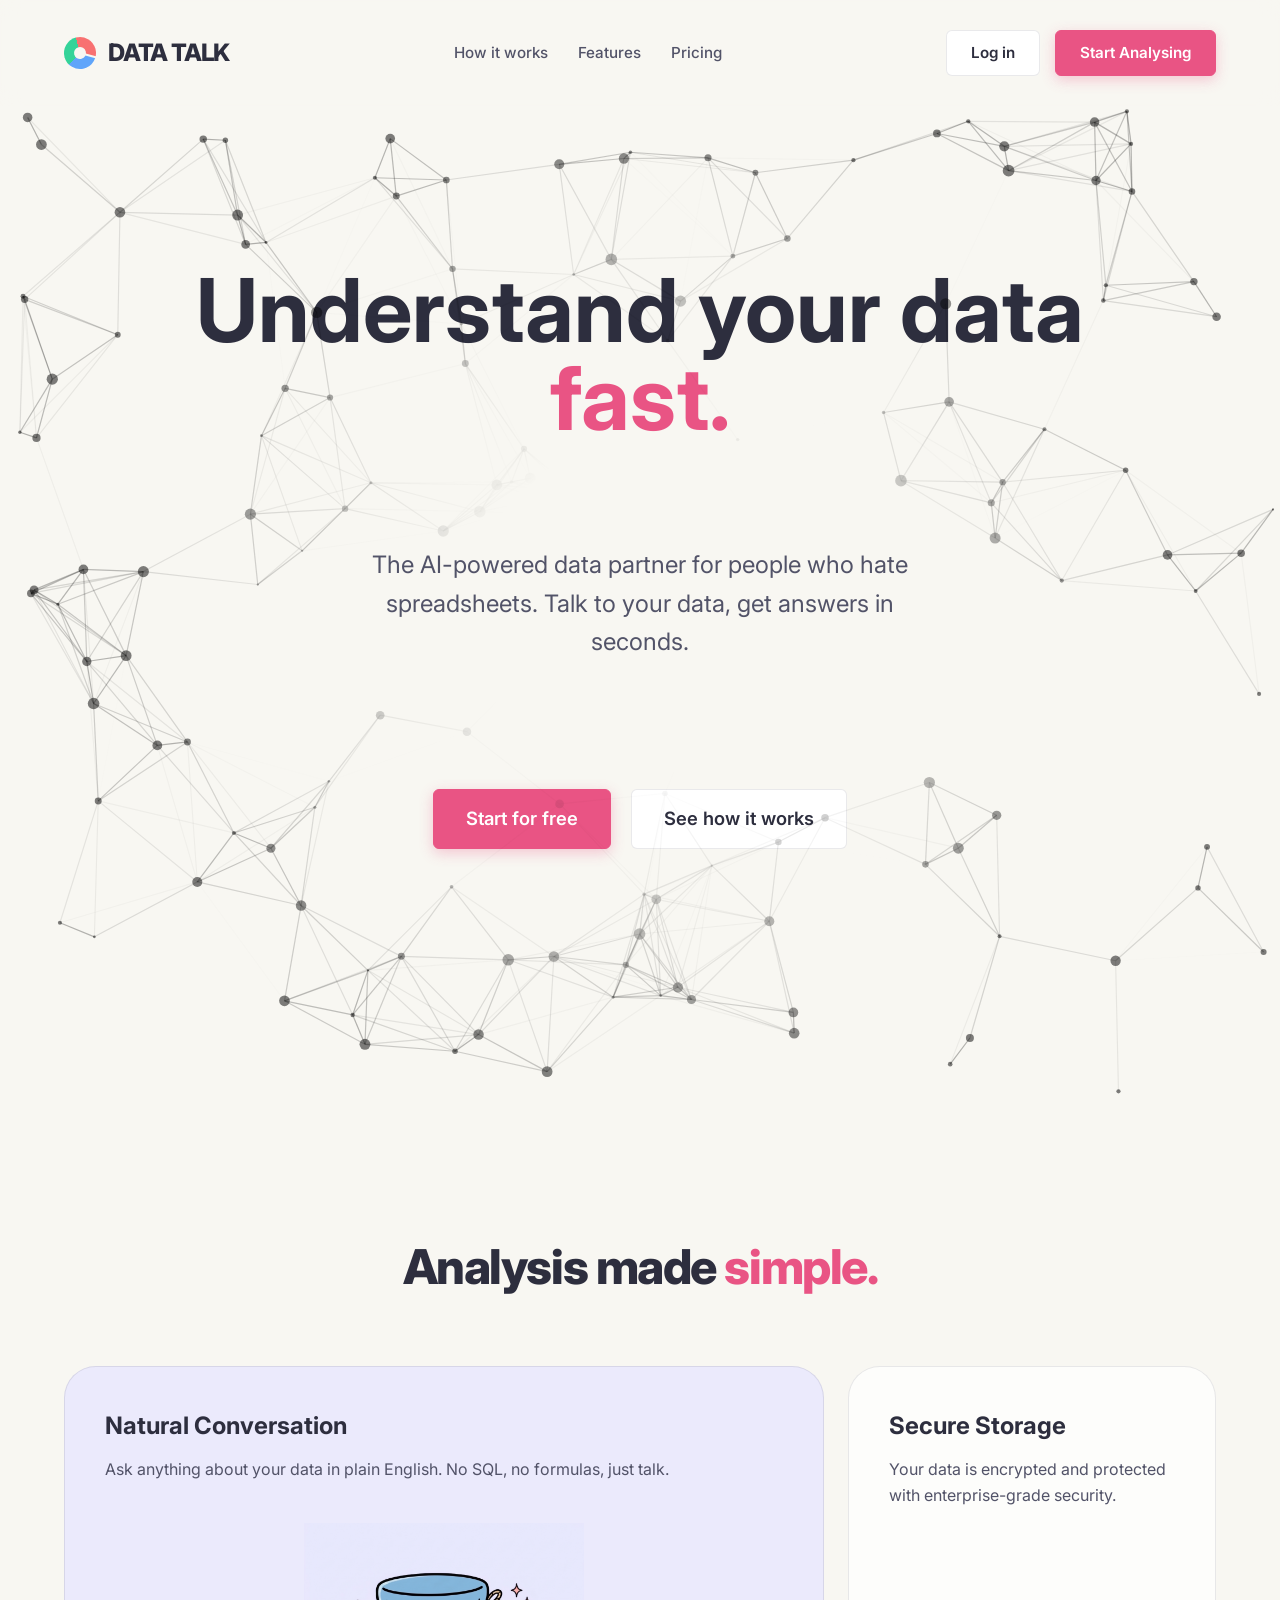
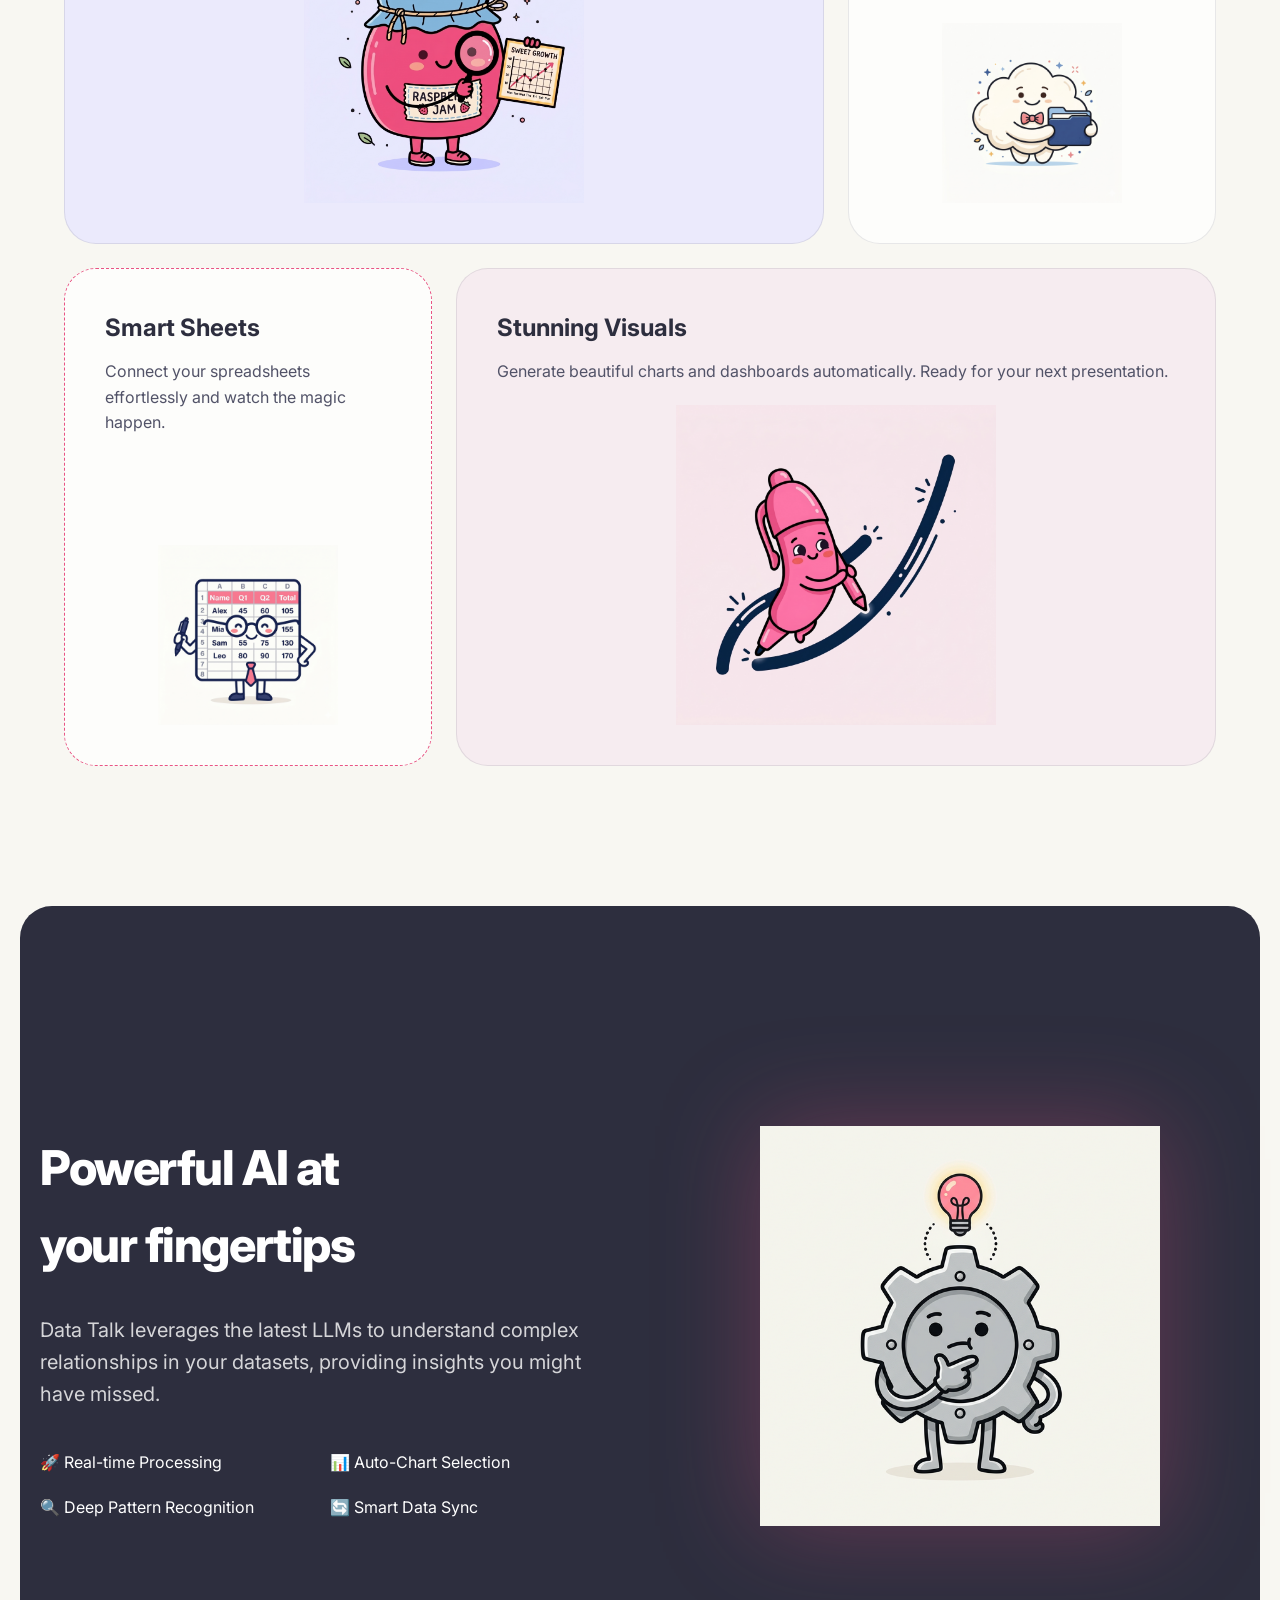
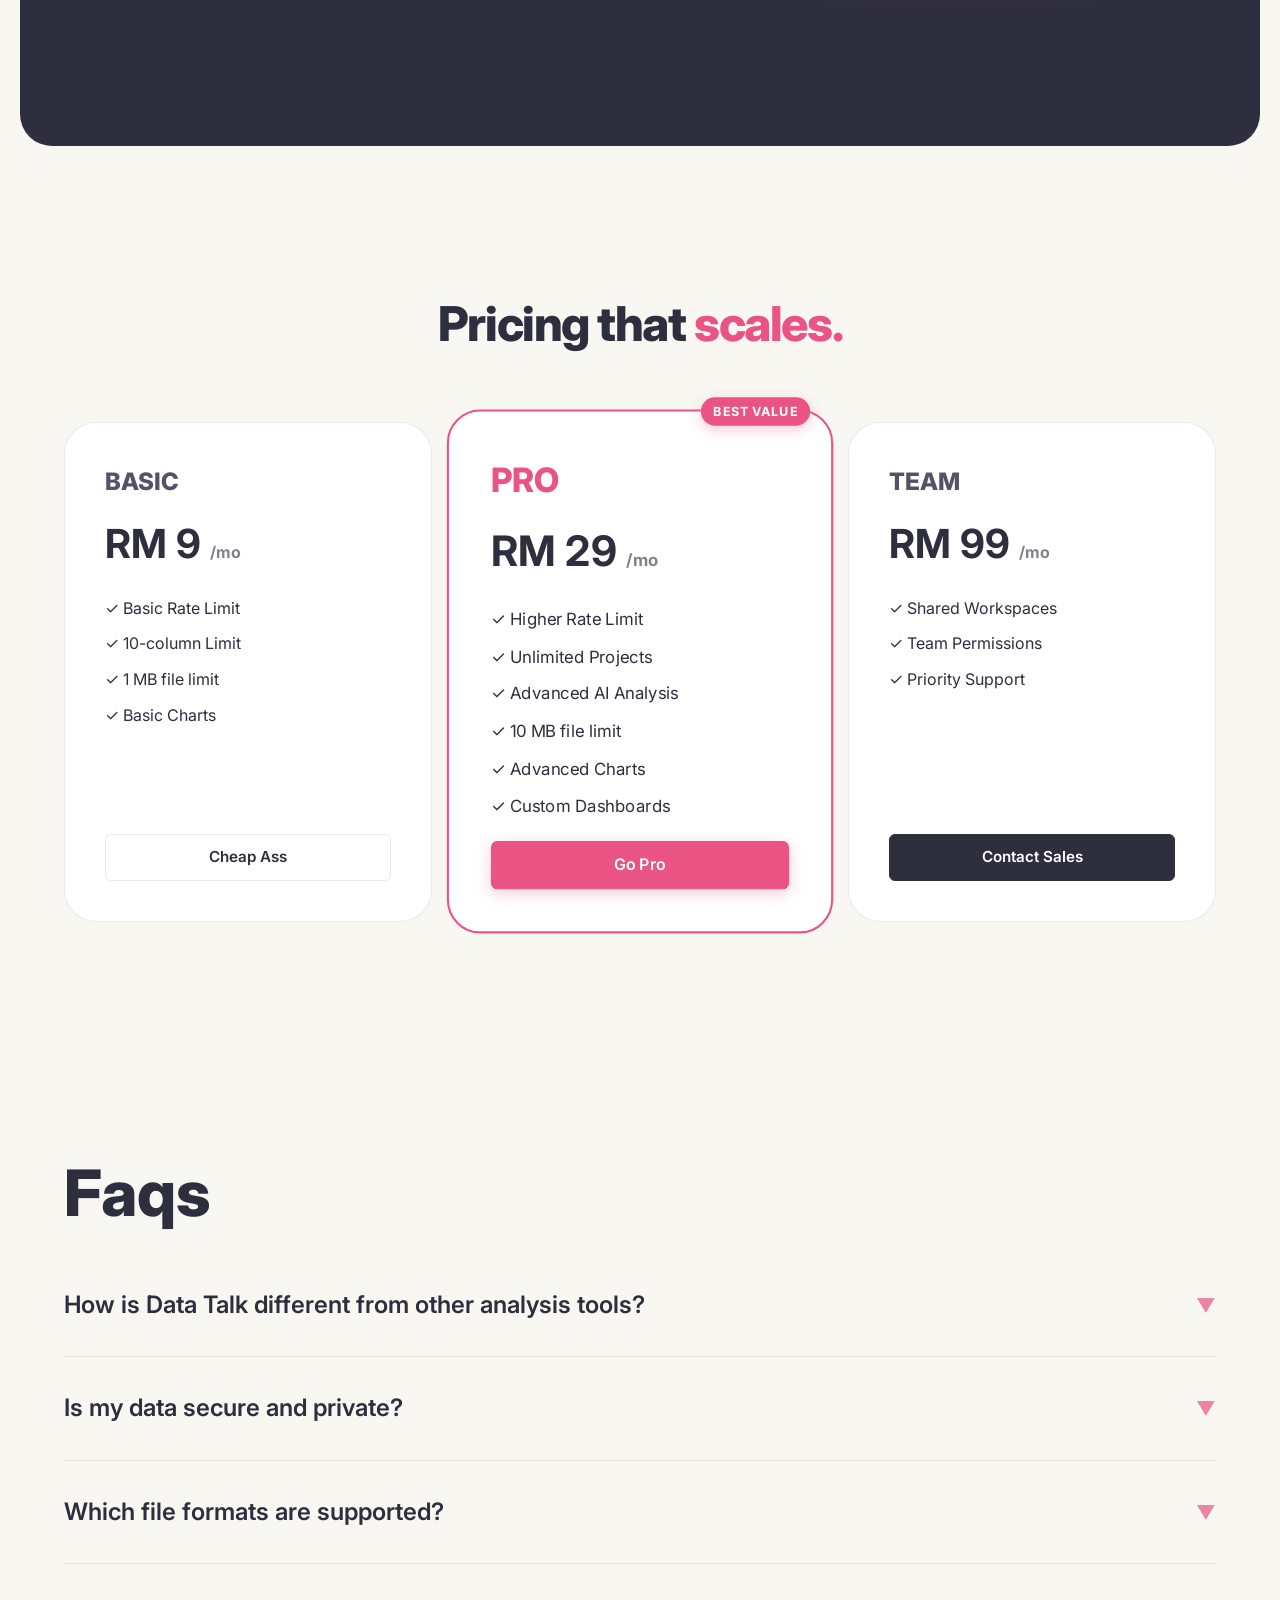
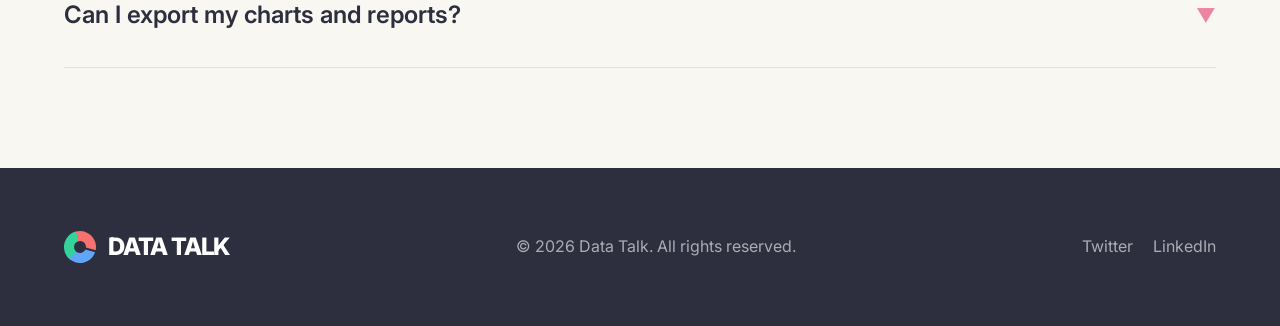
<file: index.html>
<!DOCTYPE html>
<html lang="en">

<head>
    <meta charset="UTF-8">
    <meta name="viewport" content="width=device-width, initial-scale=1.0">
    <title>Data Talk | Understand your data with AI</title>
    <meta name="description"
        content="AI powered natural language data analysis platform. Visualise your data with simple conversation.">
    <link rel="preconnect" href="https://fonts.googleapis.com">
    <link rel="preconnect" href="https://fonts.gstatic.com" crossorigin>
    <link
        href="https://fonts.googleapis.com/css2?family=Plus+Jakarta+Sans:wght@400;500;600;700;800&family=Inter:wght@400;500;600;700&display=swap"
        rel="stylesheet">
    <link rel="stylesheet" href="css/styles.css">
    <style>
        /* Modern Hero Scroller Animation */
        @keyframes float {
            0% {
                transform: translateY(0px);
            }

            50% {
                transform: translateY(-20px);
            }

            100% {
                transform: translateY(0px);
            }
        }

        .floating-asset {
            animation: float 6s ease-in-out infinite;
        }
    </style>
</head>

<body>
    <header class="site-header">
        <div class="container" style="display: flex; justify-content: space-between; align-items: center;">
            <a href="index.html" class="logo">
                <div class="logo-icon">
                    <div class="pie-slice"></div>
                </div>
                DATA TALK
            </a>
            <nav class="main-nav">
                <ul>
                    <li><a href="#how-it-works">How it works</a></li>
                    <li><a href="#features">Features</a></li>
                    <li><a href="#pricing">Pricing</a></li>
                </ul>
            </nav>
            <div class="header-actions">
                <a href="login.html" class="btn btn-outline">Log in</a>
                <a href="login.html" class="btn btn-primary">Start Analysing</a>
            </div>
            <button class="mobile-menu-btn" aria-label="Toggle menu">
                <span></span>
                <span></span>
                <span></span>
            </button>
        </div>
    </header>

    <main>
        <!-- Hero Section -->
        <section class="section hero-section">
            <canvas id="particle-canvas"></canvas>
            <div class="container" style="flex-direction: column; display: flex; align-items: center;">
                <h1
                    style="font-size: 5.5rem; line-height: 1; margin-bottom: 24px; max-width: 900px; text-align: center;">
                    Understand your
                    data <span style="color: var(--primary-color);">fast.</span></h1>
                <p class="hero-subhead"
                    style="font-size: 1.5rem; max-width: 600px; margin-bottom: 48px; text-align: center;">The AI-powered
                    data partner for people who hate spreadsheets. Talk to your data, get answers in seconds.</p>
                <div style="display: flex; gap: 20px; margin-bottom: 80px;">
                    <a href="login.html" class="btn btn-primary btn-lg">Start for free</a>
                    <a href="#how-it-works" class="btn btn-outline btn-lg">See how it works</a>
                </div>
            </div>
        </section>

        <!-- Bento How it Works -->
        <section id="how-it-works" class="section">
            <div class="container">
                <h2 class="section-title">Analysis made <span style="color: var(--primary-color);">simple.</span></h2>
                <div class="bento-grid">
                    <div class="bento-item col-8" style="background-color: var(--bento-bg-1);">
                        <div>
                            <h3>Natural Conversation</h3>
                            <p>Ask anything about your data in plain English. No SQL, no formulas, just talk.</p>
                        </div>
                        <img src="assets/dt_data_jar_analysis_1773579777052.png" alt="Data Jar"
                            style="width: 280px; margin-top: 40px;">
                    </div>
                    <div class="bento-item col-4" style="background-color: var(--bento-bg-2);">
                        <div>
                            <h3>Secure Storage</h3>
                            <p>Your data is encrypted and protected with enterprise-grade security.</p>
                        </div>
                        <img src="assets/dt_storage_character_1773579843387.png" alt="Secure Cloud"
                            style="width: 180px;">
                    </div>
                    <div class="bento-item col-4"
                        style="background-color: var(--bento-bg-2); border: 1px dashed var(--primary-color);">
                        <div>
                            <h3>Smart Sheets</h3>
                            <p>Connect your spreadsheets effortlessly and watch the magic happen.</p>
                        </div>
                        <img src="assets/dt_spreadsheet_character_1773579876477.png" alt="Spreadsheet Character"
                            style="width: 180px;">
                    </div>
                    <div class="bento-item col-8" style="background-color: var(--bento-bg-3);">
                        <div>
                            <h3>Stunning Visuals</h3>
                            <p>Generate beautiful charts and dashboards automatically. Ready for your next presentation.
                            </p>
                        </div>
                        <img src="assets/dt_chart_character_1773579858332.png" alt="Chart Pen" style="width: 320px;">
                    </div>
                </div>
            </div>
        </section>

        <!-- Feature Section -->
        <section id="features" class="section section-feature">
            <div class="container" style="display: flex; align-items: center; gap: 80px; padding: 100px 0;">
                <div style="flex: 1;">
                    <h2 class="section-title" style="text-align: left; margin-bottom: 30px;">Powerful AI at <br>your
                        fingertips</h2>
                    <p style="font-size: 1.25rem; opacity: 0.8; margin-bottom: 40px;">Data Talk leverages the latest
                        LLMs to understand complex relationships in your datasets, providing insights you might have
                        missed.</p>
                    <ul style="list-style: none; display: grid; grid-template-columns: 1fr 1fr; gap: 20px;">
                        <li>🚀 Real-time Processing</li>
                        <li>📊 Auto-Chart Selection</li>
                        <li>🔍 Deep Pattern Recognition</li>
                        <li>🔄 Smart Data Sync</li>
                    </ul>
                </div>
                <div style="flex: 1; display: flex; justify-content: center;">
                    <img src="assets/dt_thinking_character_1773579811475.png" alt="Thinking AI" class="thinking-img"
                        style="width: 400px;">
                </div>
            </div>
        </section>

        <!-- Pricing Section -->
        <section id="pricing" class="section">
            <div class="container">
                <h2 class="section-title">Pricing that <span style="color: var(--primary-color);">scales.</span></h2>
                <div class="bento-grid">
                    <div class="bento-item col-4">
                        <div>
                            <span
                                style="text-transform: uppercase; font-weight: 800; font-size: 1.5rem; color: var(--text-light);">Basic</span>
                            <h3 style="font-size: 2.5rem; margin: 10px 0;">RM 9 <span
                                    style="font-size: 1rem; opacity: 0.6;">/mo</span></h3>
                            <ul
                                style="list-style: none; margin: 20px 0; display: flex; flex-direction: column; gap: 10px;">
                                <li>✓ Basic Rate Limit</li>
                                <li>✓ 10-column Limit</li>
                                <li>✓ 1 MB file limit</li>
                                <li>✓ Basic Charts</li>
                            </ul>
                        </div>
                        <a href="login.html" class="btn btn-outline" style="width: 100%;">Cheap Ass</a>
                    </div>
                    <div class="bento-item col-4"
                        style="border: 2px solid var(--primary-color); transform: scale(1.05); z-index: 2; position: relative;">
                        <div class="badge-recommended">Best Value</div>
                        <div>
                            <span
                                style="text-transform: uppercase; font-weight: 800; font-size: 2rem; color: var(--primary-color);">Pro</span>
                            <h3 style="font-size: 2.5rem; margin: 10px 0;">RM 29 <span
                                    style="font-size: 1rem; opacity: 0.6;">/mo</span></h3>
                            <ul
                                style="list-style: none; margin: 20px 0; display: flex; flex-direction: column; gap: 10px;">
                                <li>✓ Higher Rate Limit</li>
                                <li>✓ Unlimited Projects</li>
                                <li>✓ Advanced AI Analysis</li>
                                <li>✓ 10 MB file limit</li>
                                <li>✓ Advanced Charts</li>
                                <li>✓ Custom Dashboards</li>
                            </ul>
                        </div>
                        <a href="login.html" class="btn btn-primary" style="width: 100%;">Go Pro</a>
                    </div>
                    <div class="bento-item col-4">
                        <div>
                            <span
                                style="text-transform: uppercase; font-weight: 800; font-size: 1.5rem; color: var(--text-light);">Team</span>
                            <h3 style="font-size: 2.5rem; margin: 10px 0;">RM 99 <span
                                    style="font-size: 1rem; opacity: 0.6;">/mo</span></h3>
                            <ul
                                style="list-style: none; margin: 20px 0; display: flex; flex-direction: column; gap: 10px;">
                                <li>✓ Shared Workspaces</li>
                                <li>✓ Team Permissions</li>
                                <li>✓ Priority Support</li>
                            </ul>
                        </div>
                        <a href="login.html" class="btn btn-navy" style="width: 100%;">Contact Sales</a>
                    </div>
                </div>
            </div>
        </section>

        <!-- FAQ Section -->
        <section class="section faq-section">
            <div class="container">
                <h2 class="faq-title">Faqs</h2>
                <div class="faq-list">
                    <div class="faq-item">
                        <div class="faq-question">
                            <span>How is Data Talk different from other analysis tools?</span>
                            <span class="faq-icon">▼</span>
                        </div>
                        <div class="faq-answer">
                            <p>Unlike BI tools that require SQL knowledge or complex spreadsheet formulas,
                                Data Talk allows you to analyse data using plain English. Our AI model understands
                                context and automatically chooses the best visualisations for your insights.</p>
                        </div>
                    </div>
                    <div class="faq-item">
                        <div class="faq-question">
                            <span>Is my data secure and private?</span>
                            <span class="faq-icon">▼</span>
                        </div>
                        <div class="faq-answer">
                            <p>Absolutely. Your data is encrypted at rest and in transit. We don't use your private data
                                to train our global models, and you have complete control over your datasets at all
                                times.</p>
                        </div>
                    </div>
                    <div class="faq-item">
                        <div class="faq-question">
                            <span>Which file formats are supported?</span>
                            <span class="faq-icon">▼</span>
                        </div>
                        <div class="faq-answer">
                            <p>Currently, we support CSV and Excel (.xlsx) files. We are actively working on adding
                                support for more formats and direct database connectors in the near future.</p>
                        </div>
                    </div>
                    <div class="faq-item">
                        <div class="faq-question">
                            <span>Can I export my charts and reports?</span>
                            <span class="faq-icon">▼</span>
                        </div>
                        <div class="faq-answer">
                            <p>Yes! You can download any generated chart as a high-quality PNG image. You can also pin
                                them to your personal dashboard for later reference or presentation.</p>
                        </div>
                    </div>
                </div>
            </div>
        </section>

        <script>
            document.querySelectorAll('.faq-item').forEach(item => {
                item.addEventListener('mouseenter', () => {
                    item.classList.add('active');
                });
                item.addEventListener('mouseleave', () => {
                    item.classList.remove('active');
                });
            });
        </script>
    </main>

    <footer style="padding: 60px 0; background-color: var(--secondary-color); color: #ffffff;">
        <div class="container" style="display: flex; justify-content: space-between; align-items: center;">
            <div class="logo logo-light" style="color: #ffffff;">
                <div class="logo-icon">
                    <div class="pie-slice"></div>
                </div>
                DATA TALK
            </div>
            <p style="opacity: 0.6;">&copy; 2026 Data Talk. All rights reserved.</p>
            <div style="display: flex; gap: 20px;">
                <a href="#" style="color: #ffffff; text-decoration: none; opacity: 0.6;">Twitter</a>
                <a href="https://www.linkedin.com/in/firdausdavidlee/"
                    style="color: #ffffff; text-decoration: none; opacity: 0.6;">LinkedIn</a>
            </div>
        </div>
    </footer>

    <script src="js/core.js"></script>
</body>

</html>
</file>
<file: css/styles.css>
:root {
    --primary-color: #e95484;
    /* Data Talk Pink */
    --secondary-color: #2d2e3e;
    /* Data Talk Navy */
    --accent-color: #e95484;
    --text-color: #2d2e3e;
    --text-light: #525368;
    --background: #f8f7f2;
    /* Data Talk Beige */
    --white: #ffffff;
    --border-color: rgba(45, 46, 62, 0.1);
    --font-family: 'Inter', 'Plus Jakarta Sans', sans-serif;
    --container-width: 1200px;
    --header-bg: rgba(248, 247, 242, 0.8);
    --bento-bg-1: #ebeafc;
    --bento-bg-2: #fdfdfb;
    --bento-bg-3: #f6ecf0;

    /* Layout Tokens */
    --radius-lg: 2rem;
    --radius-md: 1rem;
    --section-spacing: 120px;

    /* Surfaces */
    --surface-primary: #ffffff;
    --surface-secondary: #fdfdfb;
    --surface-tertiary: #f0eee2;
    --surface-hover: rgba(45, 46, 62, 0.05);
    --surface-active: rgba(233, 84, 132, 0.1);
    --shadow-color: rgba(45, 46, 62, 0.2);
    --code-bg: rgba(45, 46, 62, 0.05);
    --chart-border-top: rgba(45, 46, 62, 0.12);
    --input-bg: #ffffff;
    --shadow-soft: 0 10px 30px -5px rgba(45, 46, 62, 0.08);
}

* {
    margin: 0;
    padding: 0;
    box-sizing: border-box;
}

body {
    font-family: var(--font-family);
    color: var(--text-color);
    background-color: var(--background);
    background: var(--background);
    min-height: 100vh;
    display: flex;
    flex-direction: column;
    overflow-x: hidden;
    line-height: 1.6;
}

#particle-canvas {
    position: fixed;
    top: 0;
    left: 0;
    width: 100%;
    height: 100%;
    z-index: 0;
    pointer-events: none;
}

.hero-section #particle-canvas {
    position: absolute;
    height: 100%;
    mask-image: radial-gradient(circle at center, transparent 20%, black 60%);
    -webkit-mask-image: radial-gradient(circle at center, transparent 20%, black 60%);
}

/* Dashboard Subtle Background */
.dashboard-bg {
    position: fixed;
    top: 0;
    left: 0;
    width: 100vw;
    height: 100vh;
    z-index: -1;
    overflow: hidden;
    background: var(--background);
}

.bg-blob {
    position: absolute;
    border-radius: 50%;
    filter: blur(80px);
    opacity: 0.4;
    will-change: transform;
}

.blob-1 {
    top: -10%;
    left: -10%;
    width: 50vw;
    height: 50vw;
    background: radial-gradient(circle, rgba(66, 133, 244, 0.2) 0%, rgba(66, 133, 244, 0) 70%);
    /* Blue */
}

.blob-2 {
    bottom: -10%;
    right: -10%;
    width: 50vw;
    height: 50vw;
    background: radial-gradient(circle, rgba(234, 67, 53, 0.15) 0%, rgba(234, 67, 53, 0) 70%);
    /* Red */
}

.blob-3 {
    top: 40%;
    left: 40%;
    width: 40vw;
    height: 40vw;
    background: radial-gradient(circle, rgba(251, 188, 5, 0.1) 0%, rgba(251, 188, 5, 0) 70%);
    /* Yellow */
    opacity: 0.3;
}

.container {
    width: 100%;
    max-width: var(--container-width);
    margin: 0 auto;
    padding: 0 24px;
}

.section {
    padding: var(--section-spacing) 0;
    position: relative;
}

.section-feature {
    background-color: var(--secondary-color);
    color: #ffffff;
    border-radius: var(--radius-lg);
    margin: 20px;
}

.section-feature .section-title {
    color: #ffffff;
}

.section-title {
    font-size: 3rem;
    font-weight: 800;
    text-align: center;
    margin-bottom: 60px;
    letter-spacing: -0.03em;
}

/* Bento Grid */
.bento-grid {
    display: grid;
    grid-template-columns: repeat(12, 1fr);
    grid-gap: 24px;
    margin-top: 40px;
}

.bento-item {
    background: var(--white);
    border-radius: var(--radius-lg);
    padding: 40px;
    border: 1px solid var(--border-color);
    transition: transform 0.3s ease, box-shadow 0.3s ease;
    display: flex;
    flex-direction: column;
    justify-content: space-between;
}

.bento-item:hover {
    transform: translateY(-5px);
    box-shadow: var(--shadow-soft);
}

.bento-item h3 {
    font-size: 1.5rem;
    font-weight: 700;
    margin-bottom: 12px;
}

.bento-item p {
    color: var(--text-light);
    font-size: 1rem;
}

.bento-item img {
    max-width: 100%;
    height: auto;
    margin-top: 20px;
    align-self: center;
}

.col-6 {
    grid-column: span 6;
}

.col-4 {
    grid-column: span 4;
}

.col-8 {
    grid-column: span 8;
}

.col-12 {
    grid-column: span 12;
}

@media (max-width: 768px) {

    .col-6,
    .col-4,
    .col-8 {
        grid-column: span 12;
    }

    .section-title {
        font-size: 2.25rem;
    }
}

/* Header */
.site-header {
    width: 100%;
    z-index: 100;
    padding: 30px 0;
    position: sticky;
    top: 0;
    background: var(--header-bg);
    backdrop-filter: blur(10px);
}

.logo {
    display: flex;
    align-items: center;
    font-weight: 800;
    font-size: 1.5rem;
    color: var(--text-color);
    text-decoration: none;
    gap: 12px;
    letter-spacing: -0.05em;
}

.logo-icon {
    width: 32px;
    height: 32px;
    background: conic-gradient(from 0deg, #f87171 0deg 120deg, #60a5fa 120deg 240deg, #34d399 240deg 360deg);
    border-radius: 50%;
    position: relative;
    transform: rotate(-15deg);
}

.logo-icon::before {
    content: '';
    position: absolute;
    top: 50%;
    left: 50%;
    transform: translate(-50%, -50%);
    width: 12px;
    height: 12px;
    background: var(--background);
    border-radius: 50%;
    z-index: 2;
}

.logo-icon::after {
    content: '';
    position: absolute;
    top: 50%;
    left: 50%;
    width: 20px;
    height: 2px;
    background: var(--background);
    transform: translateY(-50%) rotate(30deg);
    transform-origin: left center;
}

/* Logo variation for contrast backgrounds */
.logo-light .logo-icon::before,
.logo-light .logo-icon::after {
    background: var(--secondary-color);
}


.main-nav ul {
    display: flex;
    list-style: none;
    gap: 30px;
}

.main-nav a {
    text-decoration: none;
    color: var(--text-light);
    font-weight: 500;
    font-size: 0.95rem;
    transition: color 0.2s;
}

.main-nav a:hover {
    color: var(--primary-color);
    /* Blue on hover */
}

.header-actions {
    display: flex;
    gap: 15px;
    align-items: center;
}

.btn {
    display: inline-flex;
    align-items: center;
    justify-content: center;
    padding: 10px 24px;
    border-radius: 6px;
    font-weight: 600;
    text-decoration: none;
    transition: all 0.2s;
    font-size: 0.95rem;
}

.btn-outline {
    border: 1px solid var(--border-color);
    color: var(--text-color);
    background: var(--surface-primary);
}

.btn-outline:hover {
    background-color: var(--surface-hover);
    border-color: var(--text-color);
    color: var(--text-color);
}

.btn-primary {
    background-color: var(--primary-color);
    color: var(--white);
    border: 1px solid var(--primary-color);
    box-shadow: 0 4px 14px rgba(233, 84, 132, 0.3);
}

.btn-primary:hover {
    background-color: #d63d6e;
    border-color: #d63d6e;
    transform: translateY(-2px);
    box-shadow: 0 6px 20px rgba(233, 84, 132, 0.4);
}

.btn-navy {
    background-color: var(--secondary-color);
    color: #ffffff;
    border: 1px solid var(--secondary-color);
}

.btn-navy:hover {
    background-color: #1e1f2a;
    transform: translateY(-2px);
    box-shadow: 0 6px 20px rgba(45, 46, 62, 0.2);
}

.btn-lg {
    padding: 14px 32px;
    font-size: 1.15rem;
}

/* Pricing Badge */
.badge-recommended {
    position: absolute;
    top: 0;
    right: 20px;
    transform: translateY(-50%);
    background: var(--primary-color);
    color: var(--white);
    padding: 4px 12px;
    border-radius: 20px;
    font-size: 0.75rem;
    font-weight: 700;
    text-transform: uppercase;
    letter-spacing: 0.05em;
    z-index: 10;
    box-shadow: 0 4px 12px rgba(233, 84, 132, 0.3);
}

.mobile-menu-btn {
    display: none;
    background: none;
    border: none;
    cursor: pointer;
    flex-direction: column;
    gap: 6px;
}

.mobile-menu-btn span {
    display: block;
    width: 25px;
    height: 3px;
    background-color: var(--text-color);
    border-radius: 3px;
}

/* Hero Section */
main {
    flex: 1;
    display: flex;
    flex-direction: column;
}

.hero-section {
    flex: 1;
    width: 100%;
    display: flex;
    align-items: center;
    justify-content: center;
    position: relative;
}

.hero-section .container {
    padding-top: 40px;
    padding-bottom: 60px;
    justify-content: space-between;
    align-items: center;
    gap: 80px;
    width: 100%;
}

.hero-content {
    max-width: 50%;
    display: flex;
    flex-direction: column;
    justify-content: center;
    align-items: flex-start;
    /* Prevent button from stretching */
}

.hero-content h1 {
    font-size: 4.5rem;
    font-weight: 800;
    line-height: 1.1;
    margin-bottom: 30px;
    letter-spacing: -0.02em;
    color: var(--text-color);
    opacity: 1;
}

.hero-subhead {
    font-size: 1.25rem;
    color: var(--text-light);
    margin-bottom: 40px;
    font-weight: 400;
    opacity: 1;
}

.hero-footnote {
    margin-top: 20px;
    color: var(--text-light);
    font-size: 0.9rem;
}

.hero-image {
    max-width: 45%;
    display: flex;
    justify-content: center;
    align-items: center;
}

.hero-image img {
    max-width: 100%;
    height: auto;
    filter: drop-shadow(0 20px 25px -5px rgba(0, 0, 0, 0.1));
}

/* Responsive */
@media (max-width: 768px) {
    .site-header {
        position: relative;
    }

    .main-nav,
    .header-actions {
        display: none;
    }

    .mobile-menu-btn {
        display: flex;
    }

    .hero-section .container {
        flex-direction: column;
        padding-top: 40px;
        text-align: center;
    }

    .hero-content {
        max-width: 100%;
        margin-bottom: 50px;
    }

    .hero-content h1 {
        font-size: 3rem;
    }

    .hero-image {
        max-width: 80%;
    }
}

/* Shared interactive-element base (prevents duplication across CSS modules) */
.chart-action-btn,
.btn-dash-action,
.table-toggle-btn,
.regenerate-btn,
.followup-chip,
.card-resize-btn,
.data-preview-toggle {
    font-family: var(--font-family);
    cursor: pointer;
    transition: background 0.2s, border-color 0.2s, color 0.2s, transform 0.2s;
}

/* Chat Hero UI */
.chat-hero-container {
    display: flex;
    flex-direction: column;
    justify-content: center;
    align-items: center;
    height: 100%;
    width: 100%;
    max-width: 800px;
    /* Constrain width for readability */
    margin: 0 auto;
    padding-bottom: 10vh;
    /* Visual balance */
}

.chat-hero-title {
    font-size: 2.5rem;
    font-weight: 600;
    margin-bottom: 2rem;
    text-align: center;
    background: linear-gradient(135deg, var(--text-color) 0%, var(--text-light) 100%);
    -webkit-background-clip: text;
    background-clip: text;
    -webkit-text-fill-color: transparent;
    letter-spacing: -0.02em;
}

.chat-input-wrapper {
    width: 100%;
    position: relative;
    border-radius: 16px;
    background: var(--surface-secondary);
    box-shadow: 0 4px 20px var(--shadow-color);
    border: 1px solid var(--border-color);
    padding: 10px;
    transition: box-shadow 0.3s, border-color 0.3s, background 0.3s, transform 0.3s;
}

.chat-input-wrapper:hover,
.chat-input-wrapper:focus-within {
    box-shadow: 0 8px 30px rgba(66, 133, 244, 0.15);
    border-color: var(--primary-color);
    background: var(--surface-primary);
    transform: translateY(-2px);
}

.chat-hero-input {
    width: 100%;
    min-height: 60px;
    border: none;
    background: transparent;
    padding: 15px 50px 15px 20px;
    /* Space for buttons */
    font-size: 1.1rem;
    font-family: var(--font-family);
    color: var(--text-color);
    resize: none;
    outline: none;
}

.chat-actions {
    display: flex;
    justify-content: space-between;
    align-items: center;
    padding: 0 10px 5px 10px;
    border-top: 1px solid rgba(0, 0, 0, 0.05);
    margin-top: 5px;
}

.chat-tools {
    display: flex;
    gap: 10px;
}

.send-btn {
    background: var(--primary-color);
    color: white;
    border: none;
    border-radius: 8px;
    width: 36px;
    height: 36px;
    cursor: pointer;
    display: flex;
    align-items: center;
    justify-content: center;
    transition: transform 0.2s;
}

.send-btn:hover {
    transform: scale(1.05);
}

.suggestions-row {
    display: flex;
    gap: 10px;
    margin-top: 20px;
    flex-wrap: wrap;
    justify-content: center;
}

.suggestion-chip {
    padding: 8px 16px;
    background: var(--surface-tertiary);
    border: 1px solid var(--border-color);
    border-radius: 20px;
    font-size: 0.9rem;
    color: var(--text-light);
    cursor: pointer;
    transition: background 0.2s, border-color 0.2s, color 0.2s;
}

.suggestion-chip:hover {
    background: var(--surface-primary);
    border-color: var(--primary-color);
    color: var(--primary-color);
    transform: translateY(-1px);
    box-shadow: 0 2px 8px var(--shadow-color);
}

/* FAQ Section */
.faq-section {
    background-color: var(--background);
    padding: 100px 0;
}

.faq-title {
    font-size: 4rem;
    font-weight: 800;
    margin-bottom: 10px;
    color: var(--text-color);
}

.faq-list {
    margin: 0 auto;
}

.faq-item {
    border-bottom: 1px solid var(--border-color);
    padding: 32px 0;
}

.faq-question {
    display: flex;
    justify-content: space-between;
    align-items: center;
    cursor: pointer;
    font-size: 1.5rem;
    font-weight: 600;
    color: var(--text-color);
    transition: all 0.2s ease;
}

.faq-question:hover {
    color: var(--primary-color);
}

.faq-icon {
    transition: transform 0.4s cubic-bezier(0.4, 0, 0.2, 1);
    color: var(--primary-color);
    opacity: 0.7;
    font-size: 1.2rem;
}

.faq-answer {
    max-height: 0;
    overflow: hidden;
    transition: all 0.4s cubic-bezier(0.4, 0, 0.2, 1);
    opacity: 0;
}

.faq-item.active .faq-answer {
    max-height: 300px;
    margin-top: 20px;
    opacity: 1;
}

.faq-item.active .faq-icon {
    transform: rotate(180deg);
    opacity: 1;
}

.faq-answer p {
    font-size: 1.15rem;
    color: var(--text-light);
    line-height: 1.6;
    max-width: 800px;
}

.thinking-img {
    filter: drop-shadow(0 0 50px rgba(233, 84, 132, 0.3));
}
</file>
